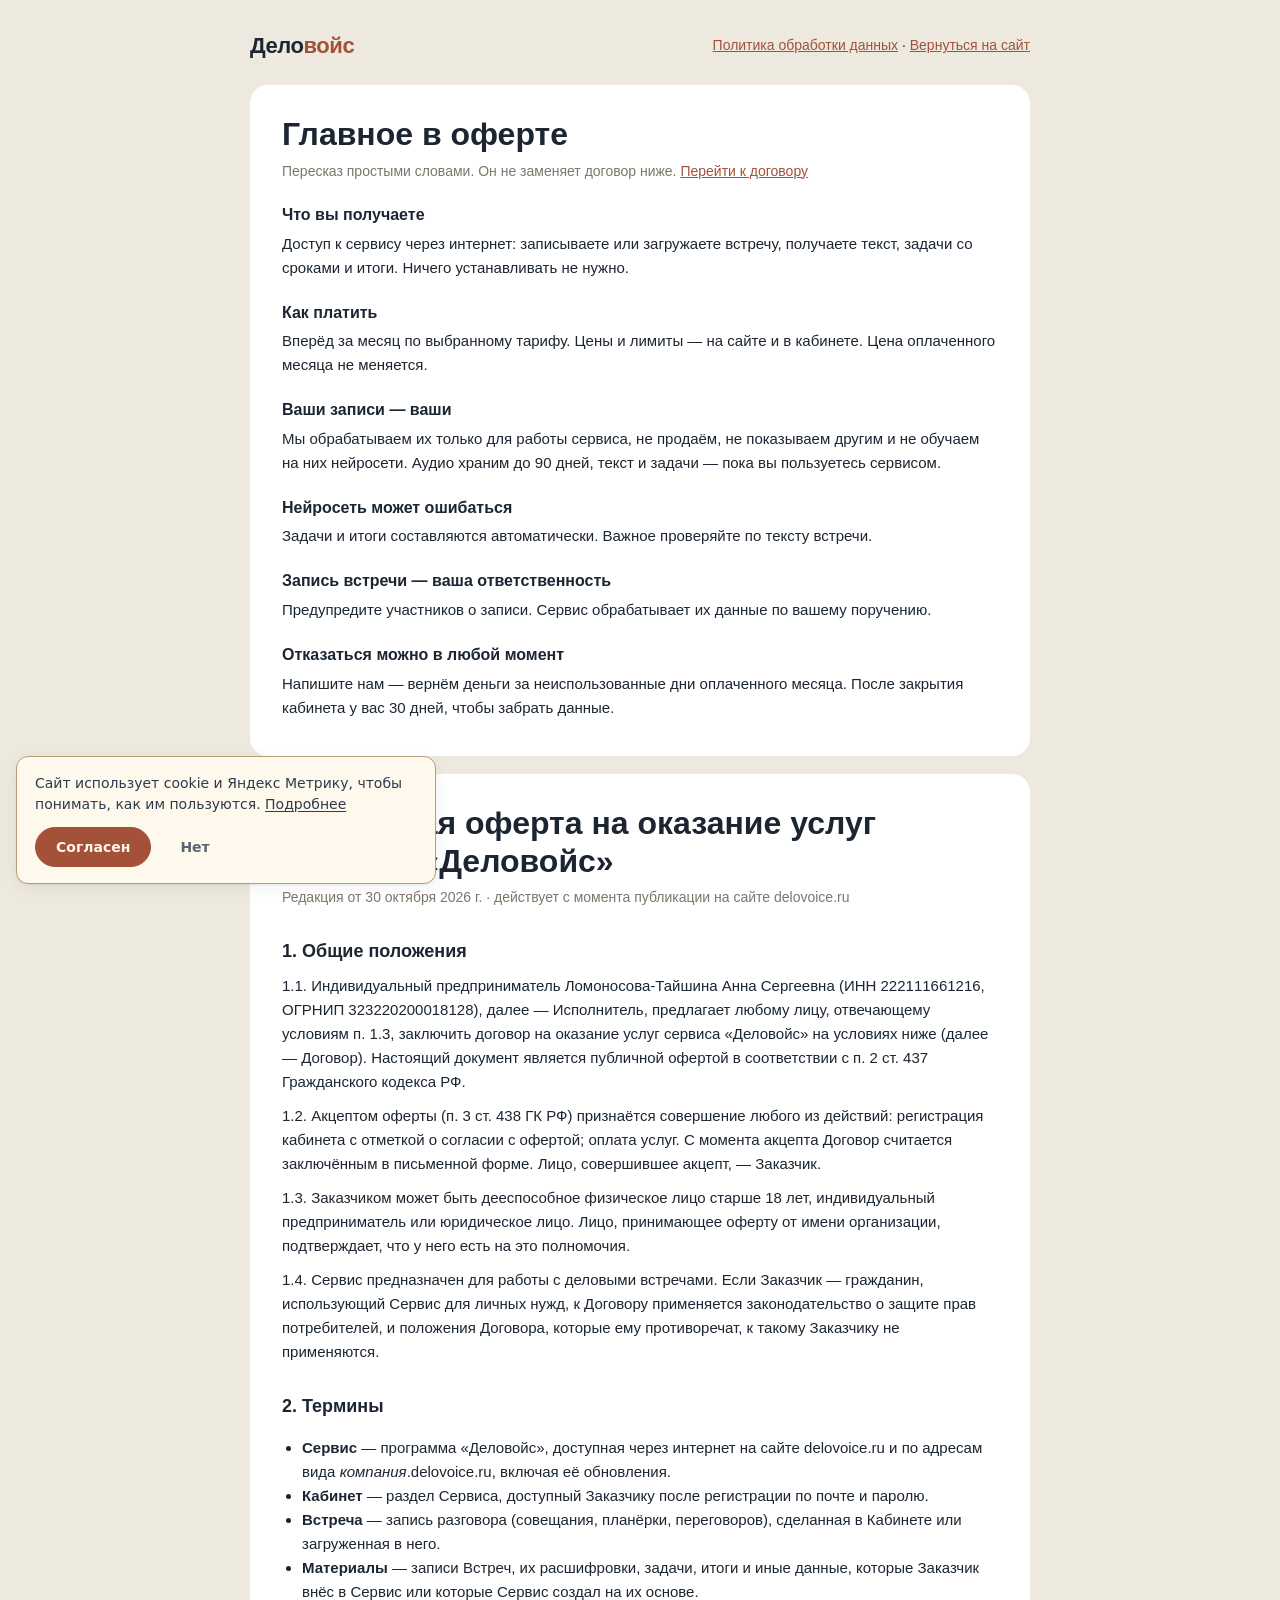
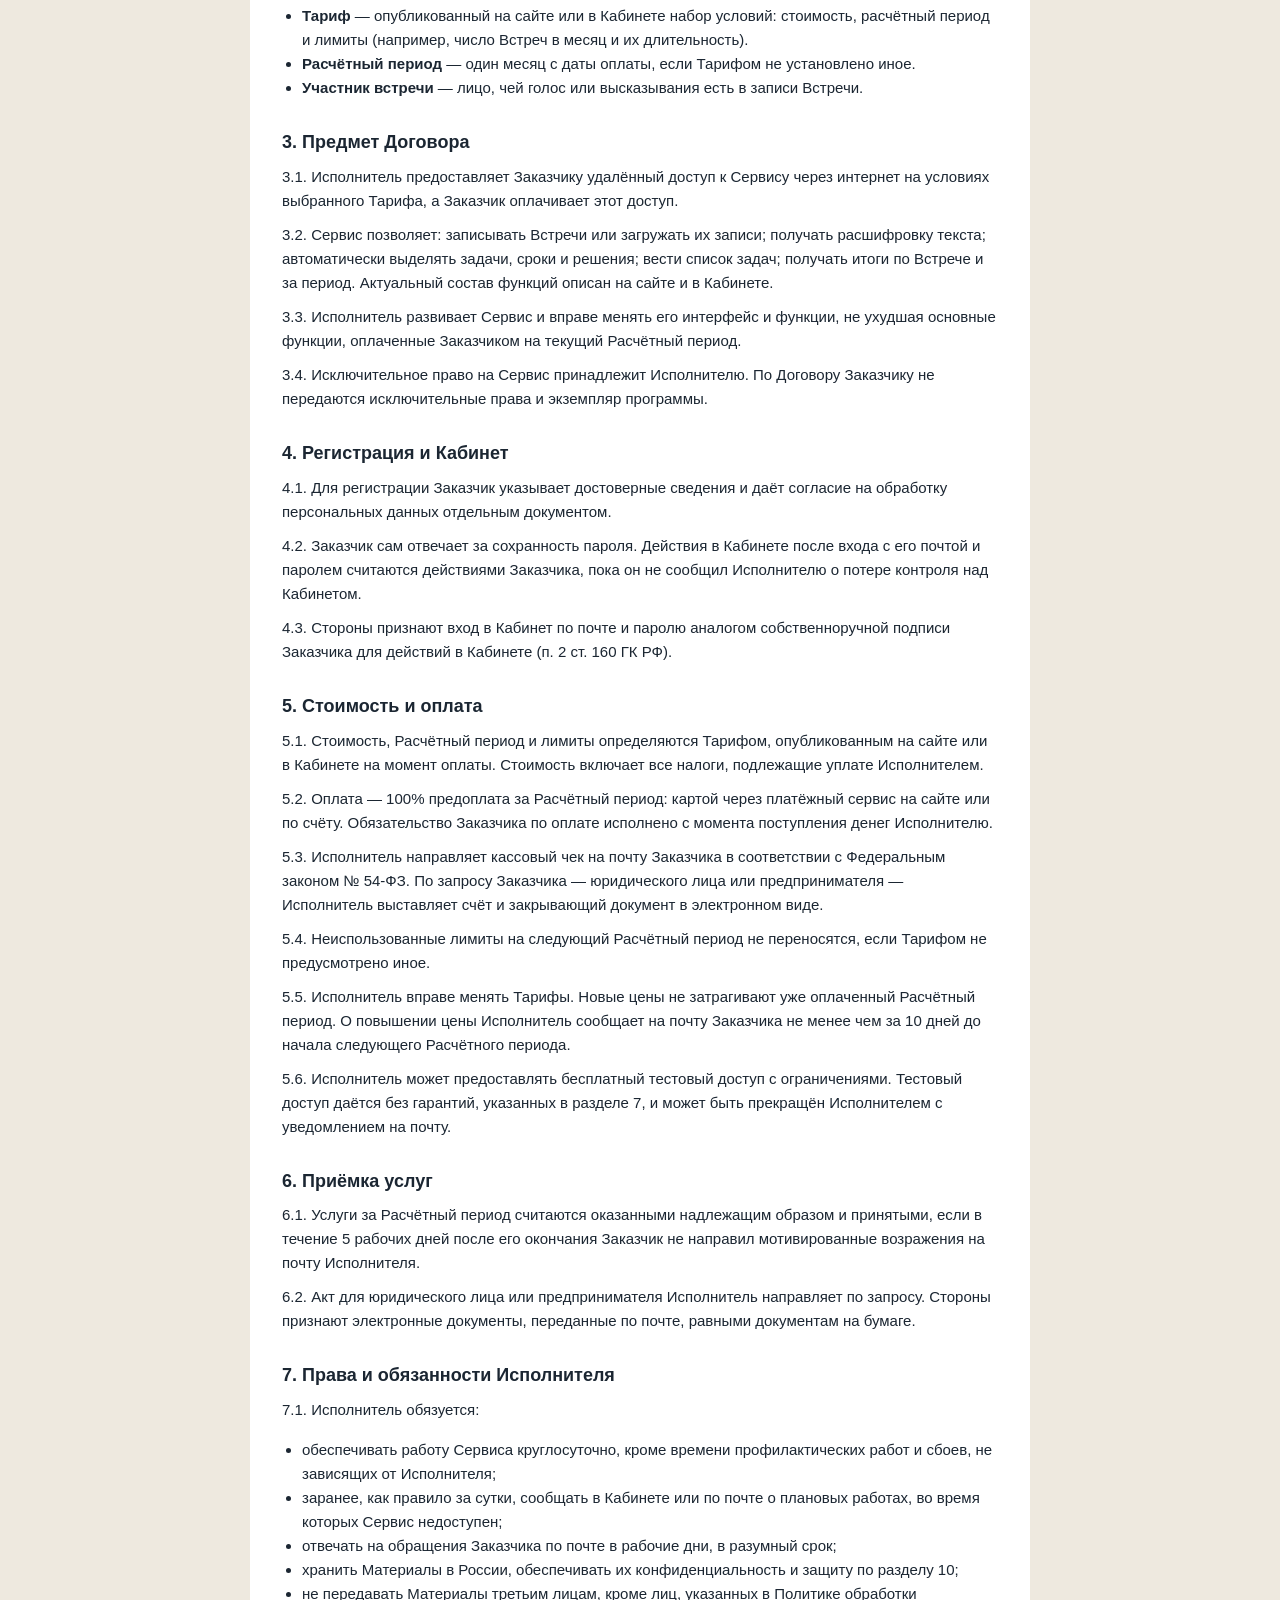
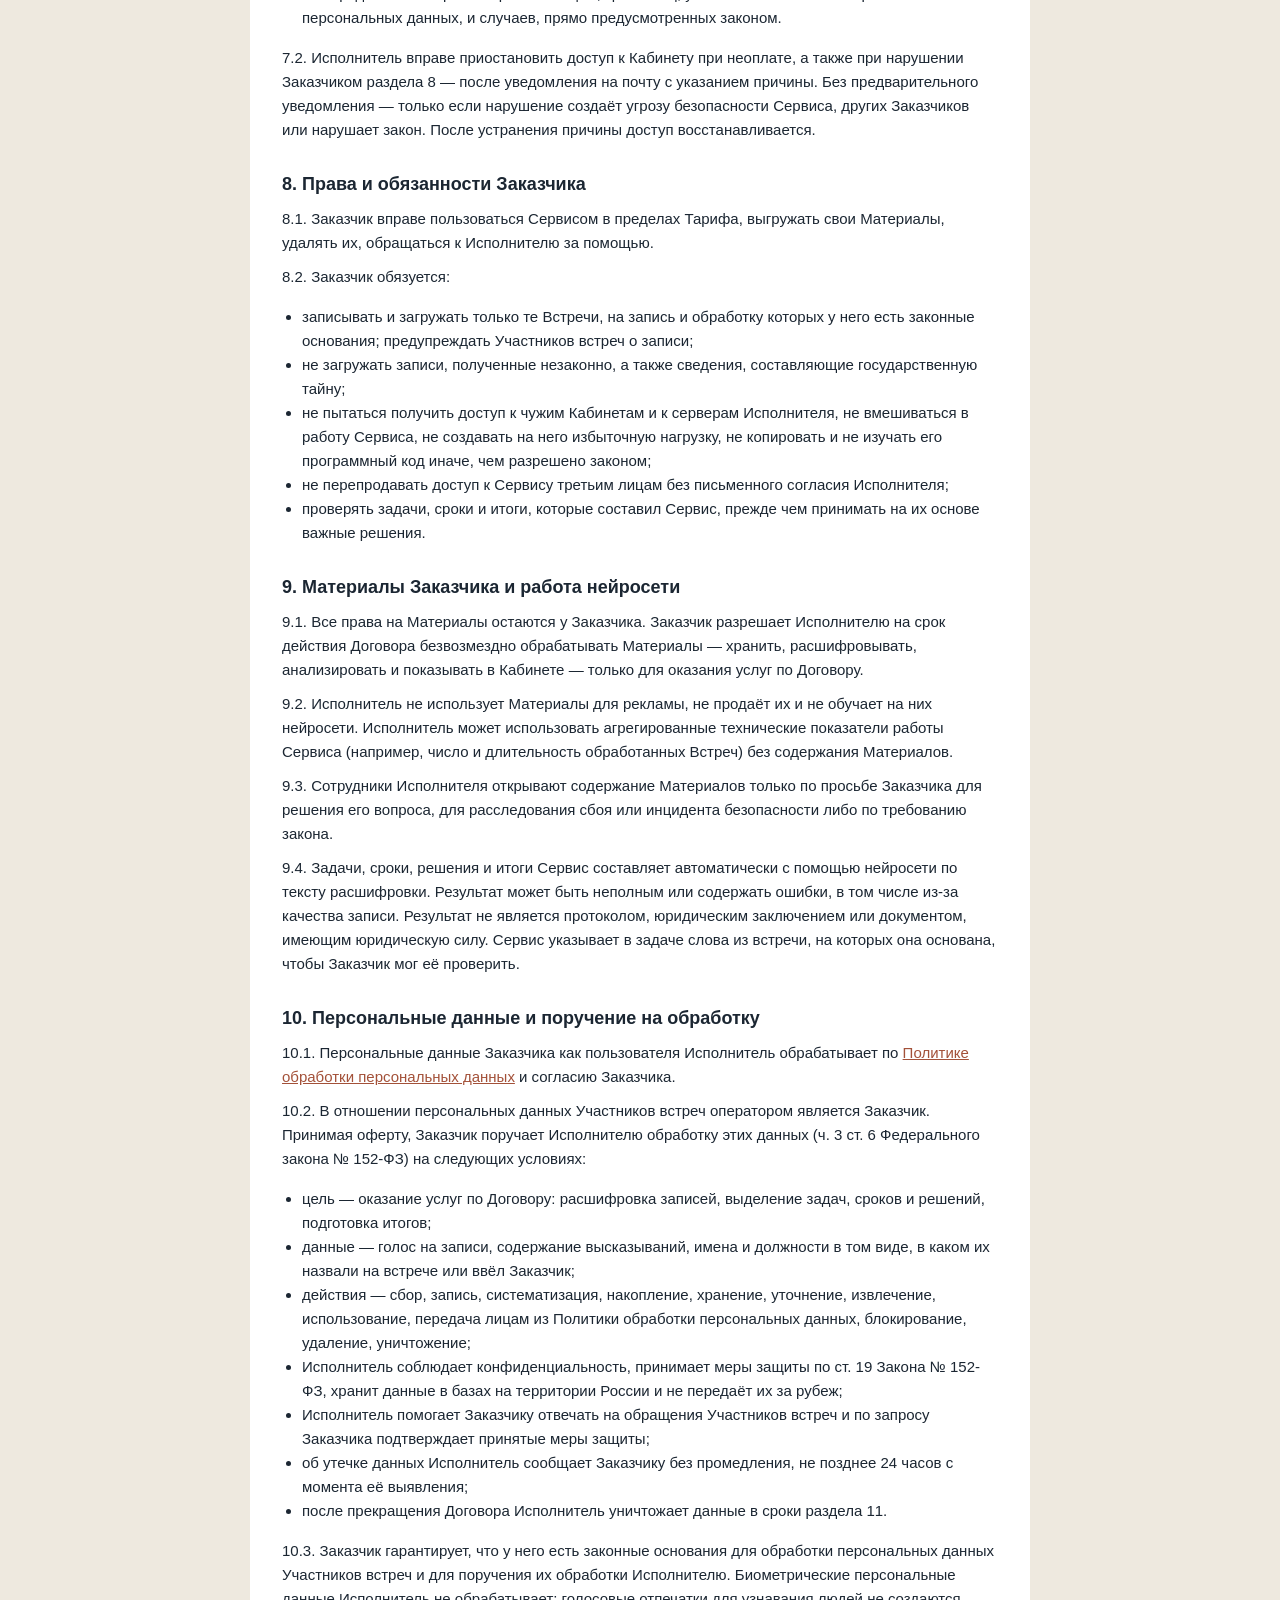
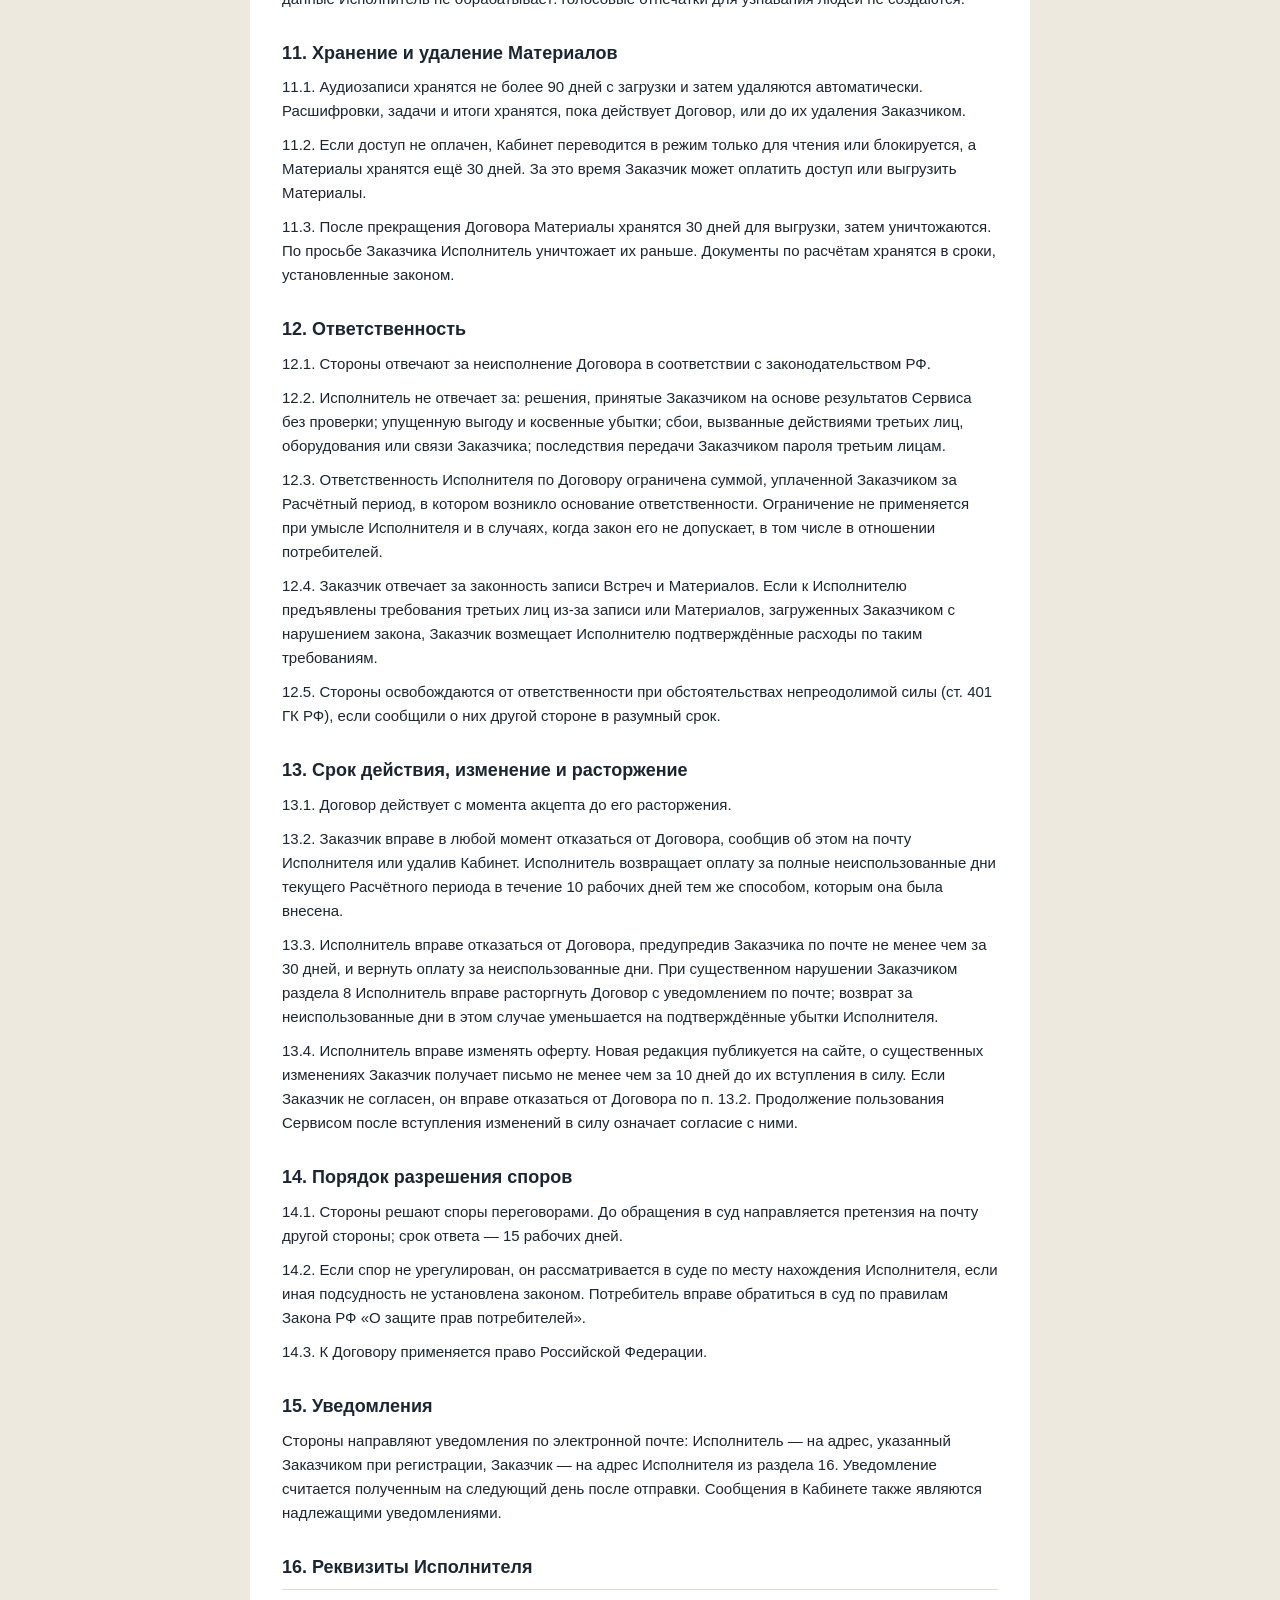
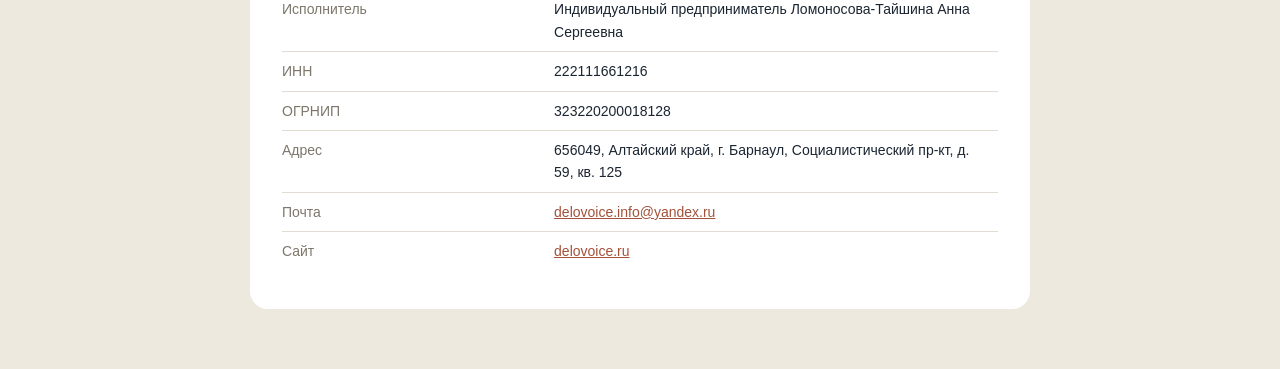
<file: oferta.html>
<!doctype html>
<html lang="ru">
<head>
<meta charset="utf-8">
<meta name="viewport" content="width=device-width,initial-scale=1">
<title>Публичная оферта · Деловойс</title>
<meta property="og:type" content="website">
<meta property="og:locale" content="ru_RU">
<meta property="og:site_name" content="Деловойс">
<meta property="og:title" content="Публичная оферта · Деловойс">
<meta property="og:description" content="Условия оказания услуг сервиса «Деловойс».">
<meta property="og:url" content="https://delovoice.ru/oferta.html">
<meta property="og:image" content="https://delovoice.ru/assets/share-1200x630.jpg">
<meta property="og:image:secure_url" content="https://delovoice.ru/assets/share-1200x630.jpg">
<meta property="og:image:type" content="image/jpeg">
<meta property="og:image:width" content="1200">
<meta property="og:image:height" content="630">
<meta property="og:image:alt" content="Поля с микрофонами вместо цветов и человек на тропинке между ними">
<meta property="og:image" content="https://delovoice.ru/assets/share-square-800.jpg">
<meta property="og:image:width" content="800">
<meta property="og:image:height" content="800">
<meta property="vk:image" content="https://delovoice.ru/assets/share-vk-1074x480.jpg">
<meta name="twitter:card" content="summary_large_image">
<meta name="twitter:title" content="Публичная оферта · Деловойс">
<meta name="twitter:description" content="Условия оказания услуг сервиса «Деловойс».">
<meta name="twitter:image" content="https://delovoice.ru/assets/share-1200x600.jpg">
<meta name="twitter:image:alt" content="Поля с микрофонами вместо цветов и человек на тропинке между ними">
<link rel="image_src" href="https://delovoice.ru/assets/share-1200x630.jpg">
<meta name="theme-color" content="#2c3b4d">
<link rel="icon" href="favicon.svg" type="image/svg+xml">
<style>
:root{--ink:#1B2632;--muted:#7D776B;--line:#E2DCD0;--bg:#EEE9DF;--card:#fff;--accent:#A35139}
*{box-sizing:border-box}
body{margin:0;background:var(--bg);color:var(--ink);font:16px/1.6 -apple-system,BlinkMacSystemFont,"Segoe UI",Roboto,Arial,sans-serif;-webkit-font-smoothing:antialiased}
a{color:var(--accent)}
.wrap{max-width:820px;margin:0 auto;padding:28px 20px 60px}
.top{display:flex;justify-content:space-between;align-items:center;gap:12px;margin-bottom:22px}
.brand{font-weight:800;font-size:22px;letter-spacing:-.02em;color:var(--ink);text-decoration:none}.brand i{font-style:normal;color:var(--accent)}
.card{background:var(--card);border-radius:18px;padding:30px 32px}
h1{font-size:clamp(24px,4vw,32px);line-height:1.2;margin:0 0 6px}
.meta{color:var(--muted);font-size:14px;margin-bottom:22px}
h2{font-size:18px;margin:28px 0 8px}
p,li{font-size:15px}
ul{padding-left:20px}
table{border-collapse:collapse;width:100%;font-size:14px;margin:8px 0}
td{border-top:1px solid var(--line);padding:8px 10px 8px 0;vertical-align:top}
td:first-child{color:var(--muted);width:38%}
@media(max-width:600px){.card{padding:20px 18px}td{display:block;width:100%;padding:4px 0}td:first-child{padding-top:10px}td+td{border-top:0}}
.card.simple{margin-bottom:18px}.card.simple h2{font-size:16px;margin:20px 0 4px}.card.simple p{margin:0 0 6px}html{scroll-behavior:smooth}
.card h3{font-size:15px;margin:18px 0 4px}.links{font-size:14px;text-align:right}.card p{margin:0 0 10px}
</style>
<!-- Яндекс Метрика загружается из cookies.js только после согласия посетителя -->
<script src="cookies.js?v=3" defer></script>
<script>
/* Цели Метрики: переход в личный кабинет и в демо — с местом кнопки на странице (data-place или раздел) */
document.addEventListener('click', function(e){
  var a = e.target.closest && e.target.closest('a[href]');
  if(!a || typeof ym !== 'function') return;
  var s = a.closest('header,footer,section,article');
  var place = a.getAttribute('data-place') || (s && (s.id || (s.className || '').split(' ')[0])) || 'page';
  if(a.hostname === 'app.delovoice.ru') ym(113913973, 'reachGoal', 'cabinet_click', {place: place, page: location.pathname});
  else if(/demo\.html$/.test(a.pathname)) ym(113913973, 'reachGoal', 'demo_click', {place: place});
}, true);
</script>
</head>
<body>
<div class="wrap">
  <div class="top"><a class="brand" href="/" aria-label="На главную страницу Деловойс">Дело<i>войс</i></a><span class="links"><a href="/privacy.html">Политика обработки данных</a> · <a href="/">Вернуться на сайт</a></span></div>
  <div class="card simple">
    <h1>Главное в оферте</h1>
    <p class="meta">Пересказ простыми словами. Он не заменяет договор ниже. <a href="#official">Перейти к договору</a></p>
    <h2>Что вы получаете</h2><p>Доступ к сервису через интернет: записываете или загружаете встречу, получаете текст, задачи со сроками и итоги. Ничего устанавливать не нужно.</p>
    <h2>Как платить</h2><p>Вперёд за месяц по выбранному тарифу. Цены и лимиты — на сайте и в кабинете. Цена оплаченного месяца не меняется.</p>
    <h2>Ваши записи — ваши</h2><p>Мы обрабатываем их только для работы сервиса, не продаём, не показываем другим и не обучаем на них нейросети. Аудио храним до 90 дней, текст и задачи — пока вы пользуетесь сервисом.</p>
    <h2>Нейросеть может ошибаться</h2><p>Задачи и итоги составляются автоматически. Важное проверяйте по тексту встречи.</p>
    <h2>Запись встречи — ваша ответственность</h2><p>Предупредите участников о записи. Сервис обрабатывает их данные по вашему поручению.</p>
    <h2>Отказаться можно в любой момент</h2><p>Напишите нам — вернём деньги за неиспользованные дни оплаченного месяца. После закрытия кабинета у вас 30 дней, чтобы забрать данные.</p>
  </div>

  <div class="card" id="official">
    <h1>Публичная оферта на оказание услуг сервиса «Деловойс»</h1>
    <div class="meta">Редакция от 30 октября 2026 г. · действует с момента публикации на сайте delovoice.ru</div>

    <h2>1. Общие положения</h2>
    <p>1.1. Индивидуальный предприниматель Ломоносова-Тайшина Анна Сергеевна (ИНН 222111661216, ОГРНИП 323220200018128), далее — Исполнитель, предлагает любому лицу, отвечающему условиям п. 1.3, заключить договор на оказание услуг сервиса «Деловойс» на условиях ниже (далее — Договор). Настоящий документ является публичной офертой в соответствии с п. 2 ст. 437 Гражданского кодекса РФ.</p>
    <p>1.2. Акцептом оферты (п. 3 ст. 438 ГК РФ) признаётся совершение любого из действий: регистрация кабинета с отметкой о согласии с офертой; оплата услуг. С момента акцепта Договор считается заключённым в письменной форме. Лицо, совершившее акцепт, — Заказчик.</p>
    <p>1.3. Заказчиком может быть дееспособное физическое лицо старше 18 лет, индивидуальный предприниматель или юридическое лицо. Лицо, принимающее оферту от имени организации, подтверждает, что у него есть на это полномочия.</p>
    <p>1.4. Сервис предназначен для работы с деловыми встречами. Если Заказчик — гражданин, использующий Сервис для личных нужд, к Договору применяется законодательство о защите прав потребителей, и положения Договора, которые ему противоречат, к такому Заказчику не применяются.</p>

    <h2>2. Термины</h2>
    <ul>
      <li><b>Сервис</b> — программа «Деловойс», доступная через интернет на сайте delovoice.ru и по адресам вида <i>компания</i>.delovoice.ru, включая её обновления.</li>
      <li><b>Кабинет</b> — раздел Сервиса, доступный Заказчику после регистрации по почте и паролю.</li>
      <li><b>Встреча</b> — запись разговора (совещания, планёрки, переговоров), сделанная в Кабинете или загруженная в него.</li>
      <li><b>Материалы</b> — записи Встреч, их расшифровки, задачи, итоги и иные данные, которые Заказчик внёс в Сервис или которые Сервис создал на их основе.</li>
      <li><b>Тариф</b> — опубликованный на сайте или в Кабинете набор условий: стоимость, расчётный период и лимиты (например, число Встреч в месяц и их длительность).</li>
      <li><b>Расчётный период</b> — один месяц с даты оплаты, если Тарифом не установлено иное.</li>
      <li><b>Участник встречи</b> — лицо, чей голос или высказывания есть в записи Встречи.</li>
    </ul>

    <h2>3. Предмет Договора</h2>
    <p>3.1. Исполнитель предоставляет Заказчику удалённый доступ к Сервису через интернет на условиях выбранного Тарифа, а Заказчик оплачивает этот доступ.</p>
    <p>3.2. Сервис позволяет: записывать Встречи или загружать их записи; получать расшифровку текста; автоматически выделять задачи, сроки и решения; вести список задач; получать итоги по Встрече и за период. Актуальный состав функций описан на сайте и в Кабинете.</p>
    <p>3.3. Исполнитель развивает Сервис и вправе менять его интерфейс и функции, не ухудшая основные функции, оплаченные Заказчиком на текущий Расчётный период.</p>
    <p>3.4. Исключительное право на Сервис принадлежит Исполнителю. По Договору Заказчику не передаются исключительные права и экземпляр программы.</p>

    <h2>4. Регистрация и Кабинет</h2>
    <p>4.1. Для регистрации Заказчик указывает достоверные сведения и даёт согласие на обработку персональных данных отдельным документом.</p>
    <p>4.2. Заказчик сам отвечает за сохранность пароля. Действия в Кабинете после входа с его почтой и паролем считаются действиями Заказчика, пока он не сообщил Исполнителю о потере контроля над Кабинетом.</p>
    <p>4.3. Стороны признают вход в Кабинет по почте и паролю аналогом собственноручной подписи Заказчика для действий в Кабинете (п. 2 ст. 160 ГК РФ).</p>

    <h2>5. Стоимость и оплата</h2>
    <p>5.1. Стоимость, Расчётный период и лимиты определяются Тарифом, опубликованным на сайте или в Кабинете на момент оплаты. Стоимость включает все налоги, подлежащие уплате Исполнителем.</p>
    <p>5.2. Оплата — 100% предоплата за Расчётный период: картой через платёжный сервис на сайте или по счёту. Обязательство Заказчика по оплате исполнено с момента поступления денег Исполнителю.</p>
    <p>5.3. Исполнитель направляет кассовый чек на почту Заказчика в соответствии с Федеральным законом № 54-ФЗ. По запросу Заказчика — юридического лица или предпринимателя — Исполнитель выставляет счёт и закрывающий документ в электронном виде.</p>
    <p>5.4. Неиспользованные лимиты на следующий Расчётный период не переносятся, если Тарифом не предусмотрено иное.</p>
    <p>5.5. Исполнитель вправе менять Тарифы. Новые цены не затрагивают уже оплаченный Расчётный период. О повышении цены Исполнитель сообщает на почту Заказчика не менее чем за 10 дней до начала следующего Расчётного периода.</p>
    <p>5.6. Исполнитель может предоставлять бесплатный тестовый доступ с ограничениями. Тестовый доступ даётся без гарантий, указанных в разделе 7, и может быть прекращён Исполнителем с уведомлением на почту.</p>

    <h2>6. Приёмка услуг</h2>
    <p>6.1. Услуги за Расчётный период считаются оказанными надлежащим образом и принятыми, если в течение 5 рабочих дней после его окончания Заказчик не направил мотивированные возражения на почту Исполнителя.</p>
    <p>6.2. Акт для юридического лица или предпринимателя Исполнитель направляет по запросу. Стороны признают электронные документы, переданные по почте, равными документам на бумаге.</p>

    <h2>7. Права и обязанности Исполнителя</h2>
    <p>7.1. Исполнитель обязуется:</p>
    <ul>
      <li>обеспечивать работу Сервиса круглосуточно, кроме времени профилактических работ и сбоев, не зависящих от Исполнителя;</li>
      <li>заранее, как правило за сутки, сообщать в Кабинете или по почте о плановых работах, во время которых Сервис недоступен;</li>
      <li>отвечать на обращения Заказчика по почте в рабочие дни, в разумный срок;</li>
      <li>хранить Материалы в России, обеспечивать их конфиденциальность и защиту по разделу 10;</li>
      <li>не передавать Материалы третьим лицам, кроме лиц, указанных в Политике обработки персональных данных, и случаев, прямо предусмотренных законом.</li>
    </ul>
    <p>7.2. Исполнитель вправе приостановить доступ к Кабинету при неоплате, а также при нарушении Заказчиком раздела 8 — после уведомления на почту с указанием причины. Без предварительного уведомления — только если нарушение создаёт угрозу безопасности Сервиса, других Заказчиков или нарушает закон. После устранения причины доступ восстанавливается.</p>

    <h2>8. Права и обязанности Заказчика</h2>
    <p>8.1. Заказчик вправе пользоваться Сервисом в пределах Тарифа, выгружать свои Материалы, удалять их, обращаться к Исполнителю за помощью.</p>
    <p>8.2. Заказчик обязуется:</p>
    <ul>
      <li>записывать и загружать только те Встречи, на запись и обработку которых у него есть законные основания; предупреждать Участников встреч о записи;</li>
      <li>не загружать записи, полученные незаконно, а также сведения, составляющие государственную тайну;</li>
      <li>не пытаться получить доступ к чужим Кабинетам и к серверам Исполнителя, не вмешиваться в работу Сервиса, не создавать на него избыточную нагрузку, не копировать и не изучать его программный код иначе, чем разрешено законом;</li>
      <li>не перепродавать доступ к Сервису третьим лицам без письменного согласия Исполнителя;</li>
      <li>проверять задачи, сроки и итоги, которые составил Сервис, прежде чем принимать на их основе важные решения.</li>
    </ul>

    <h2>9. Материалы Заказчика и работа нейросети</h2>
    <p>9.1. Все права на Материалы остаются у Заказчика. Заказчик разрешает Исполнителю на срок действия Договора безвозмездно обрабатывать Материалы — хранить, расшифровывать, анализировать и показывать в Кабинете — только для оказания услуг по Договору.</p>
    <p>9.2. Исполнитель не использует Материалы для рекламы, не продаёт их и не обучает на них нейросети. Исполнитель может использовать агрегированные технические показатели работы Сервиса (например, число и длительность обработанных Встреч) без содержания Материалов.</p>
    <p>9.3. Сотрудники Исполнителя открывают содержание Материалов только по просьбе Заказчика для решения его вопроса, для расследования сбоя или инцидента безопасности либо по требованию закона.</p>
    <p>9.4. Задачи, сроки, решения и итоги Сервис составляет автоматически с помощью нейросети по тексту расшифровки. Результат может быть неполным или содержать ошибки, в том числе из-за качества записи. Результат не является протоколом, юридическим заключением или документом, имеющим юридическую силу. Сервис указывает в задаче слова из встречи, на которых она основана, чтобы Заказчик мог её проверить.</p>

    <h2>10. Персональные данные и поручение на обработку</h2>
    <p>10.1. Персональные данные Заказчика как пользователя Исполнитель обрабатывает по <a href="/privacy.html">Политике обработки персональных данных</a> и согласию Заказчика.</p>
    <p>10.2. В отношении персональных данных Участников встреч оператором является Заказчик. Принимая оферту, Заказчик поручает Исполнителю обработку этих данных (ч. 3 ст. 6 Федерального закона № 152-ФЗ) на следующих условиях:</p>
    <ul>
      <li>цель — оказание услуг по Договору: расшифровка записей, выделение задач, сроков и решений, подготовка итогов;</li>
      <li>данные — голос на записи, содержание высказываний, имена и должности в том виде, в каком их назвали на встрече или ввёл Заказчик;</li>
      <li>действия — сбор, запись, систематизация, накопление, хранение, уточнение, извлечение, использование, передача лицам из Политики обработки персональных данных, блокирование, удаление, уничтожение;</li>
      <li>Исполнитель соблюдает конфиденциальность, принимает меры защиты по ст. 19 Закона № 152-ФЗ, хранит данные в базах на территории России и не передаёт их за рубеж;</li>
      <li>Исполнитель помогает Заказчику отвечать на обращения Участников встреч и по запросу Заказчика подтверждает принятые меры защиты;</li>
      <li>об утечке данных Исполнитель сообщает Заказчику без промедления, не позднее 24 часов с момента её выявления;</li>
      <li>после прекращения Договора Исполнитель уничтожает данные в сроки раздела 11.</li>
    </ul>
    <p>10.3. Заказчик гарантирует, что у него есть законные основания для обработки персональных данных Участников встреч и для поручения их обработки Исполнителю. Биометрические персональные данные Исполнитель не обрабатывает: голосовые отпечатки для узнавания людей не создаются.</p>

    <h2>11. Хранение и удаление Материалов</h2>
    <p>11.1. Аудиозаписи хранятся не более 90 дней с загрузки и затем удаляются автоматически. Расшифровки, задачи и итоги хранятся, пока действует Договор, или до их удаления Заказчиком.</p>
    <p>11.2. Если доступ не оплачен, Кабинет переводится в режим только для чтения или блокируется, а Материалы хранятся ещё 30 дней. За это время Заказчик может оплатить доступ или выгрузить Материалы.</p>
    <p>11.3. После прекращения Договора Материалы хранятся 30 дней для выгрузки, затем уничтожаются. По просьбе Заказчика Исполнитель уничтожает их раньше. Документы по расчётам хранятся в сроки, установленные законом.</p>

    <h2>12. Ответственность</h2>
    <p>12.1. Стороны отвечают за неисполнение Договора в соответствии с законодательством РФ.</p>
    <p>12.2. Исполнитель не отвечает за: решения, принятые Заказчиком на основе результатов Сервиса без проверки; упущенную выгоду и косвенные убытки; сбои, вызванные действиями третьих лиц, оборудования или связи Заказчика; последствия передачи Заказчиком пароля третьим лицам.</p>
    <p>12.3. Ответственность Исполнителя по Договору ограничена суммой, уплаченной Заказчиком за Расчётный период, в котором возникло основание ответственности. Ограничение не применяется при умысле Исполнителя и в случаях, когда закон его не допускает, в том числе в отношении потребителей.</p>
    <p>12.4. Заказчик отвечает за законность записи Встреч и Материалов. Если к Исполнителю предъявлены требования третьих лиц из-за записи или Материалов, загруженных Заказчиком с нарушением закона, Заказчик возмещает Исполнителю подтверждённые расходы по таким требованиям.</p>
    <p>12.5. Стороны освобождаются от ответственности при обстоятельствах непреодолимой силы (ст. 401 ГК РФ), если сообщили о них другой стороне в разумный срок.</p>

    <h2>13. Срок действия, изменение и расторжение</h2>
    <p>13.1. Договор действует с момента акцепта до его расторжения.</p>
    <p>13.2. Заказчик вправе в любой момент отказаться от Договора, сообщив об этом на почту Исполнителя или удалив Кабинет. Исполнитель возвращает оплату за полные неиспользованные дни текущего Расчётного периода в течение 10 рабочих дней тем же способом, которым она была внесена.</p>
    <p>13.3. Исполнитель вправе отказаться от Договора, предупредив Заказчика по почте не менее чем за 30 дней, и вернуть оплату за неиспользованные дни. При существенном нарушении Заказчиком раздела 8 Исполнитель вправе расторгнуть Договор с уведомлением по почте; возврат за неиспользованные дни в этом случае уменьшается на подтверждённые убытки Исполнителя.</p>
    <p>13.4. Исполнитель вправе изменять оферту. Новая редакция публикуется на сайте, о существенных изменениях Заказчик получает письмо не менее чем за 10 дней до их вступления в силу. Если Заказчик не согласен, он вправе отказаться от Договора по п. 13.2. Продолжение пользования Сервисом после вступления изменений в силу означает согласие с ними.</p>

    <h2>14. Порядок разрешения споров</h2>
    <p>14.1. Стороны решают споры переговорами. До обращения в суд направляется претензия на почту другой стороны; срок ответа — 15 рабочих дней.</p>
    <p>14.2. Если спор не урегулирован, он рассматривается в суде по месту нахождения Исполнителя, если иная подсудность не установлена законом. Потребитель вправе обратиться в суд по правилам Закона РФ «О защите прав потребителей».</p>
    <p>14.3. К Договору применяется право Российской Федерации.</p>

    <h2>15. Уведомления</h2>
    <p>Стороны направляют уведомления по электронной почте: Исполнитель — на адрес, указанный Заказчиком при регистрации, Заказчик — на адрес Исполнителя из раздела 16. Уведомление считается полученным на следующий день после отправки. Сообщения в Кабинете также являются надлежащими уведомлениями.</p>

    <h2>16. Реквизиты Исполнителя</h2>
    <table>
      <tr><td>Исполнитель</td><td>Индивидуальный предприниматель Ломоносова-Тайшина Анна Сергеевна</td></tr>
      <tr><td>ИНН</td><td>222111661216</td></tr>
      <tr><td>ОГРНИП</td><td>323220200018128</td></tr>
      <tr><td>Адрес</td><td>656049, Алтайский край, г. Барнаул, Социалистический пр-кт, д. 59, кв. 125</td></tr>
      <tr><td>Почта</td><td><a href="mailto:delovoice.info@yandex.ru">delovoice.info@yandex.ru</a></td></tr>
      <tr><td>Сайт</td><td><a href="https://delovoice.ru">delovoice.ru</a></td></tr>
    </table>
  </div>
</div>
</body>
</html>
</file>
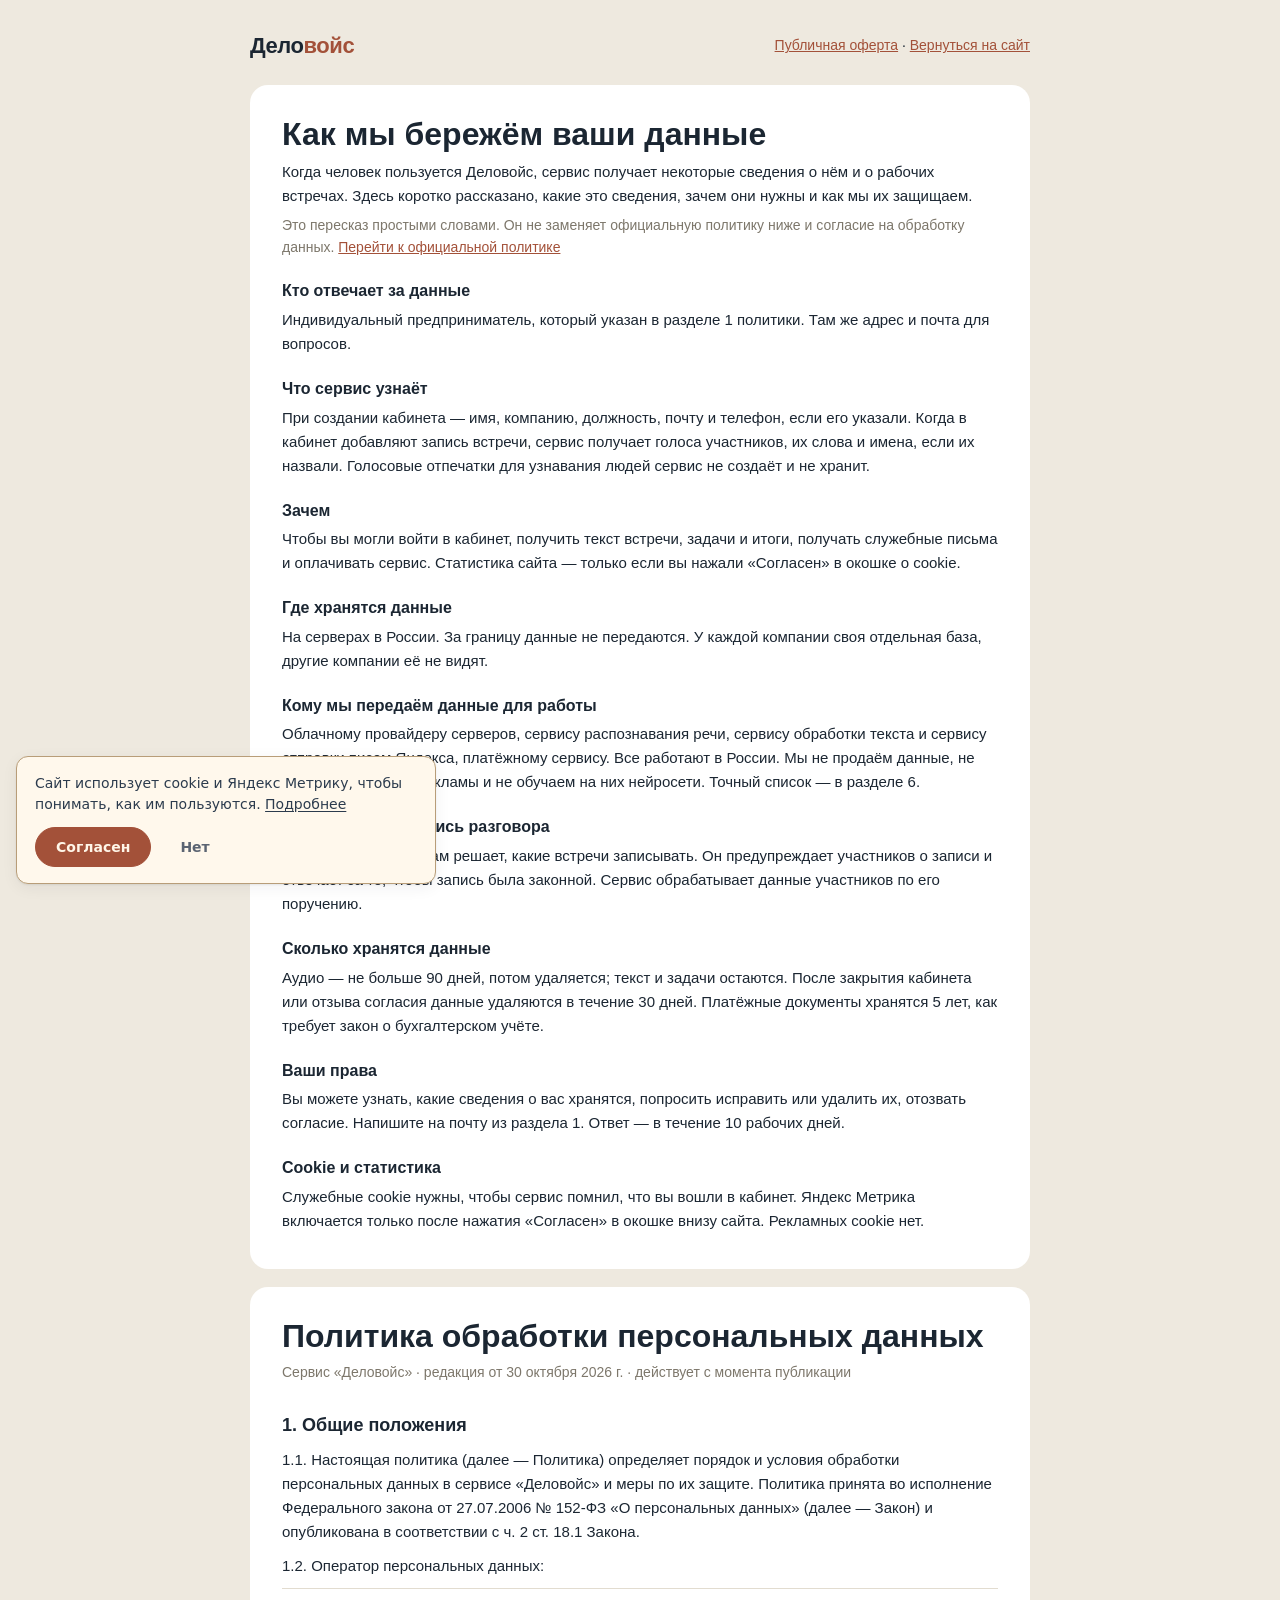
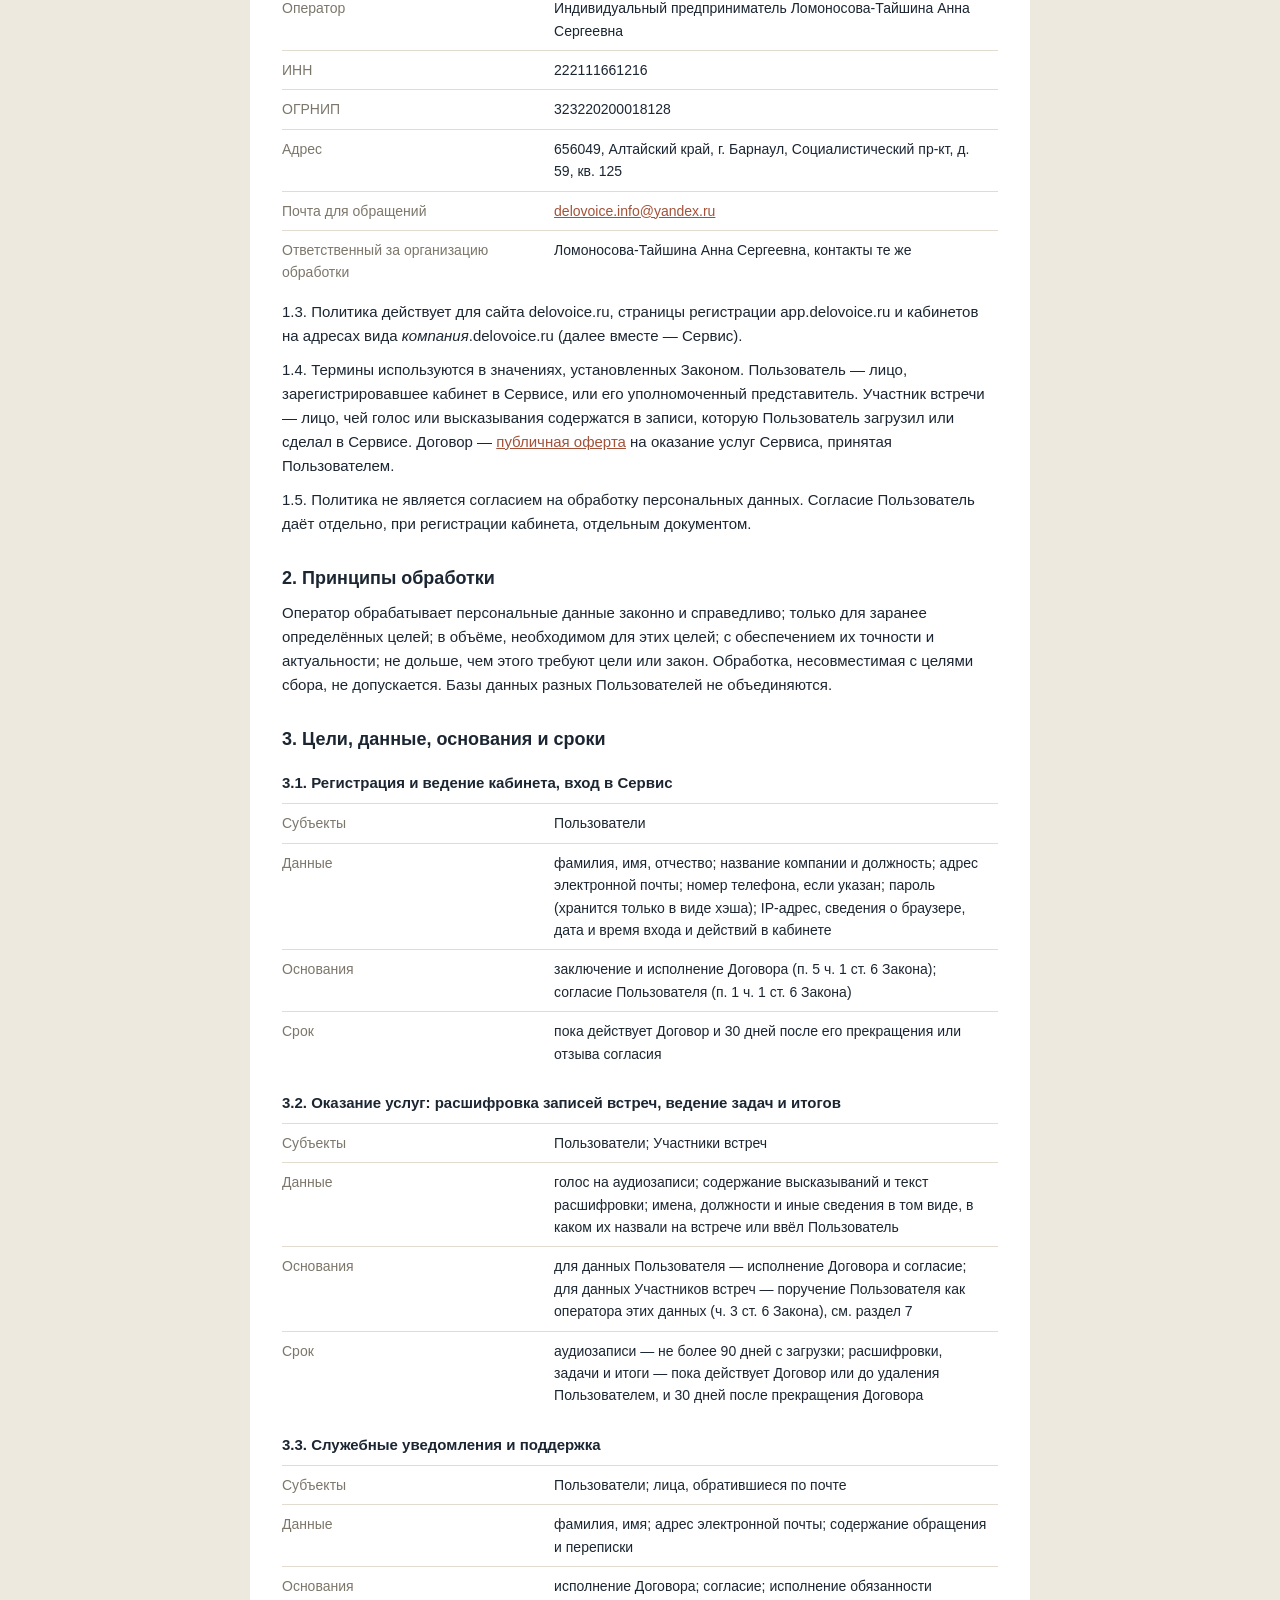
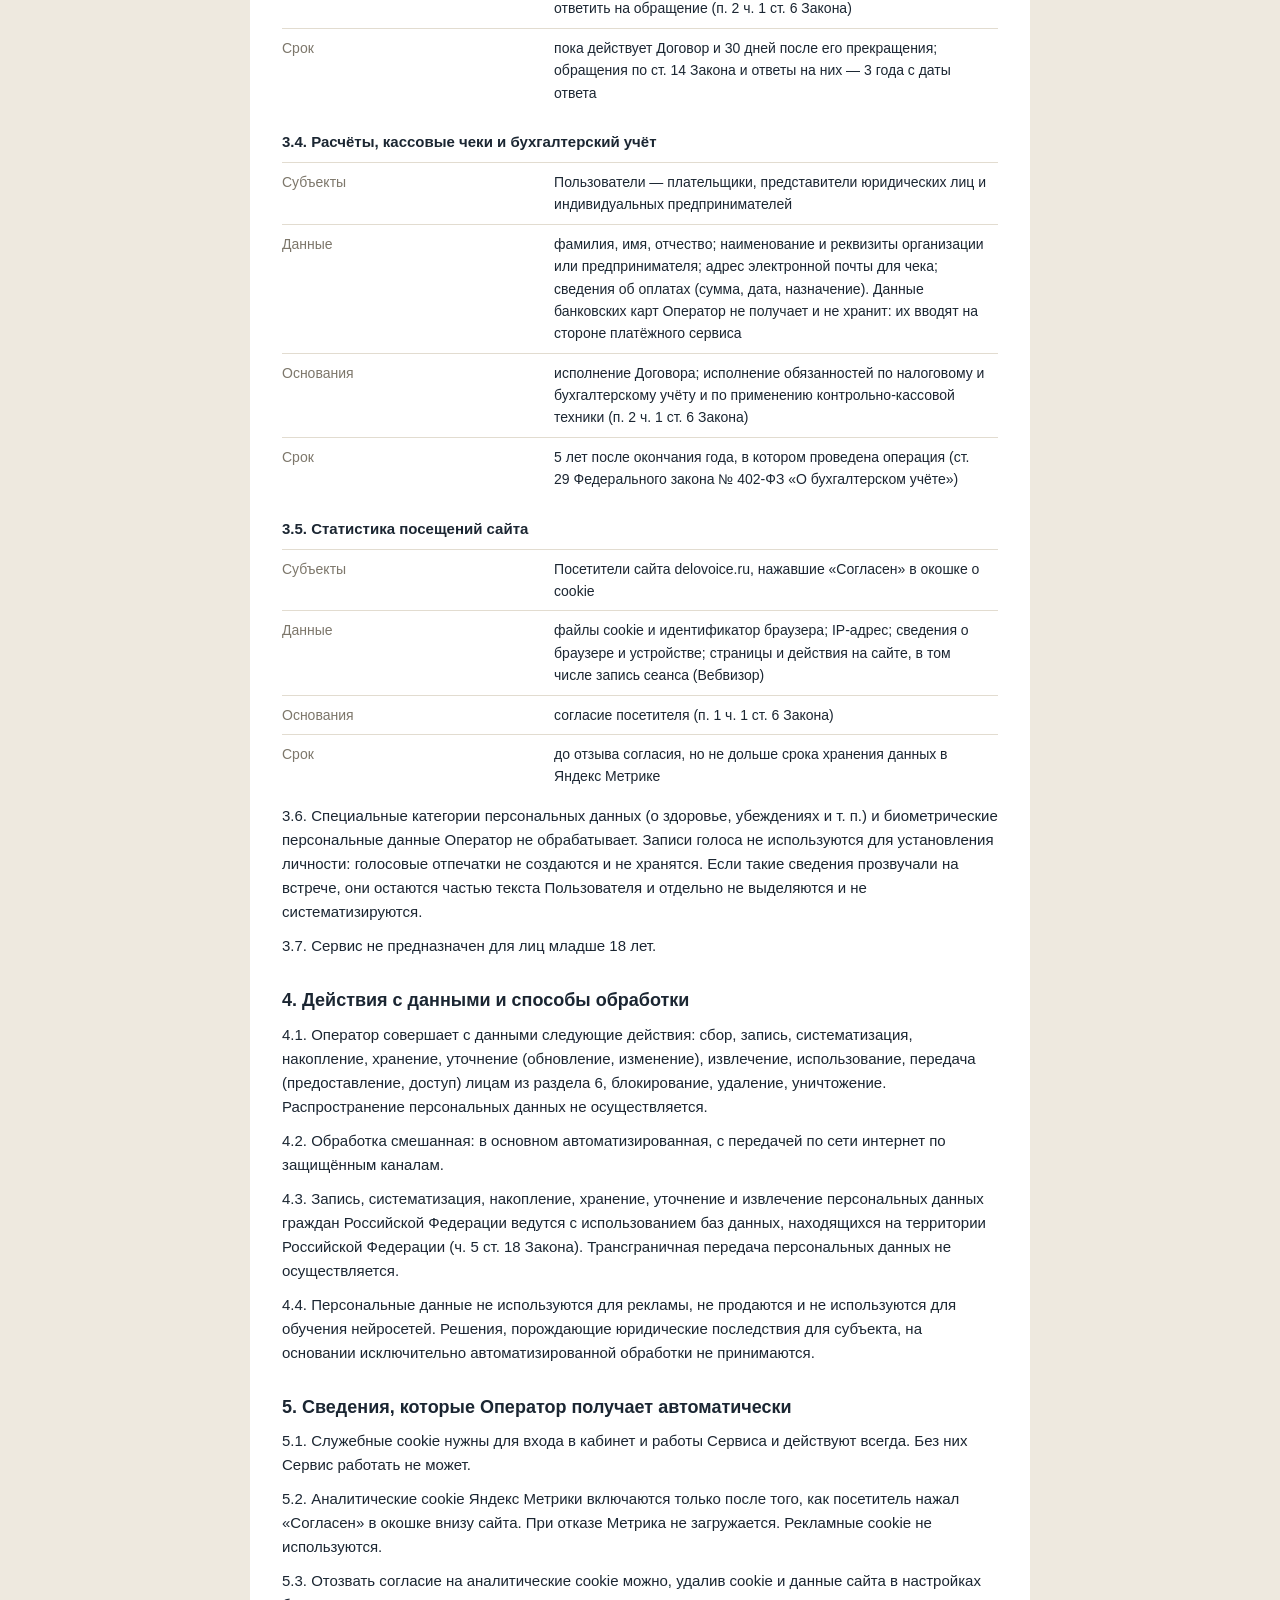
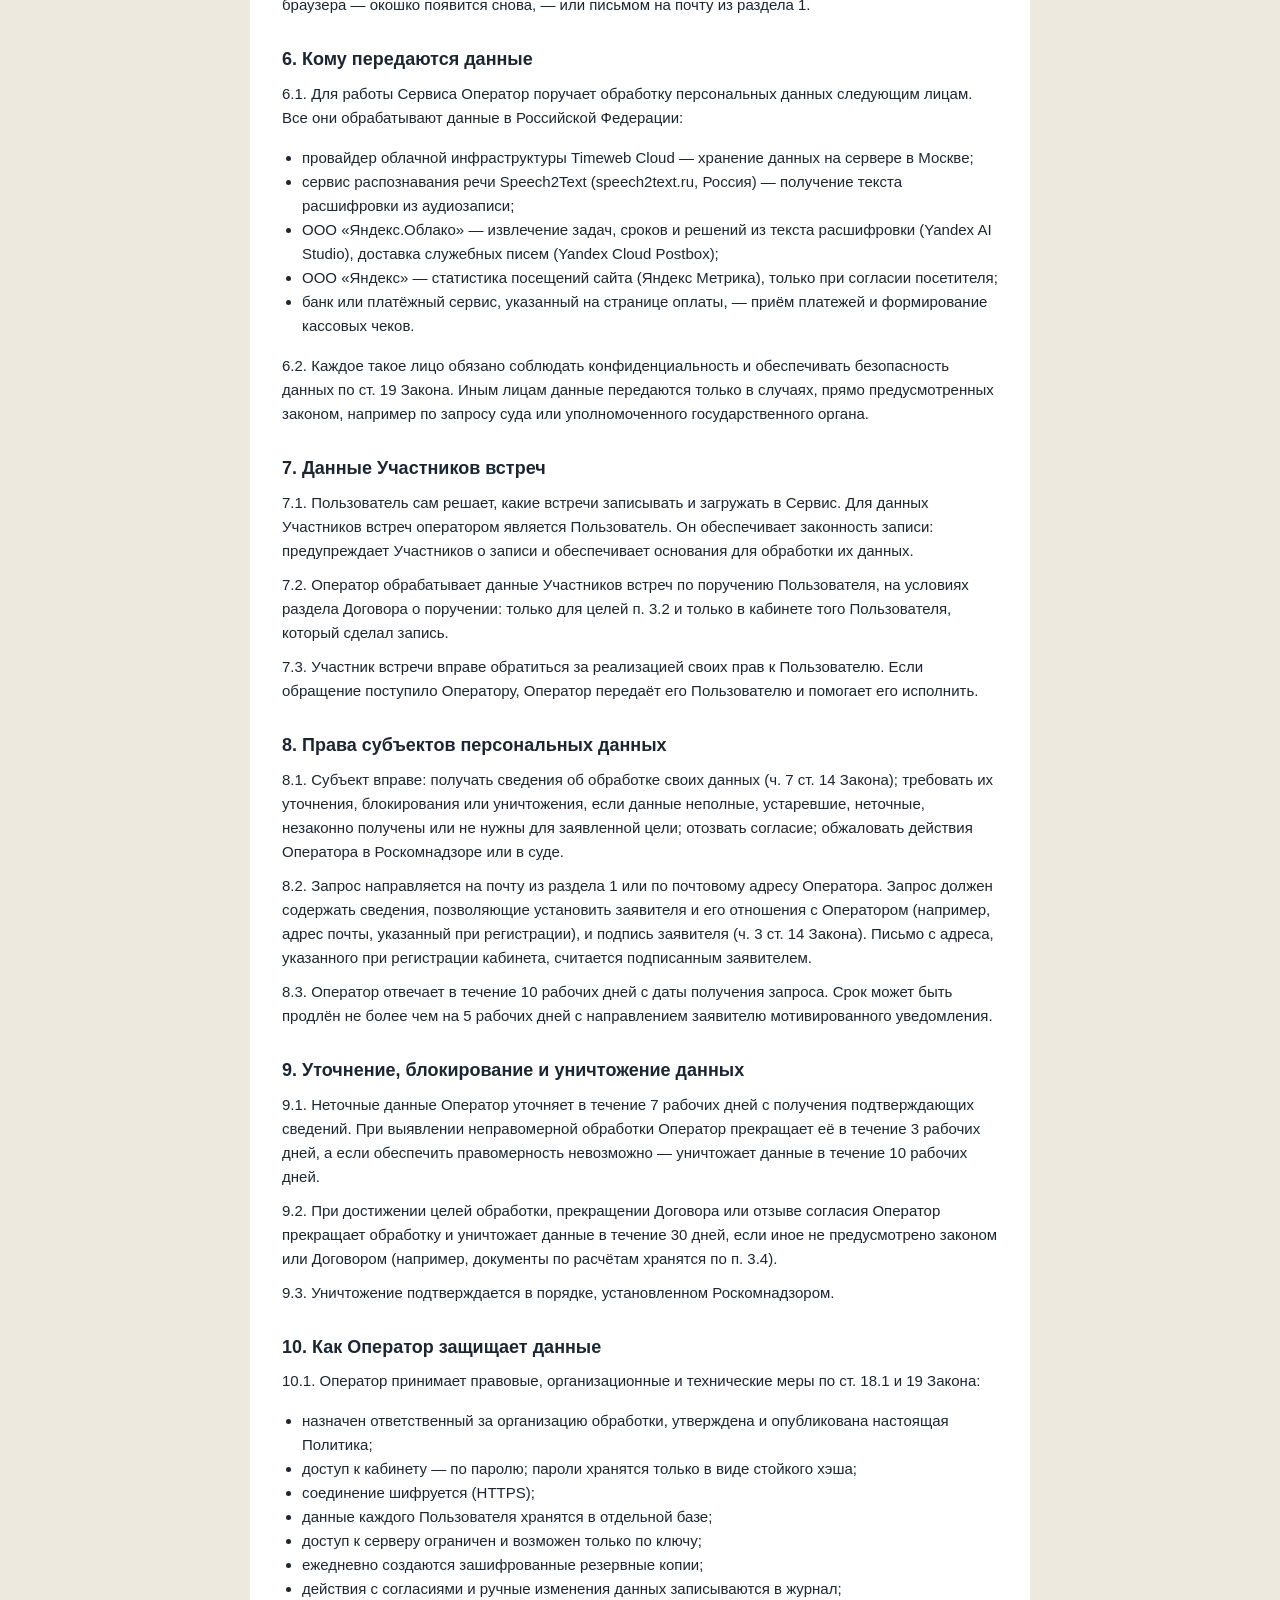
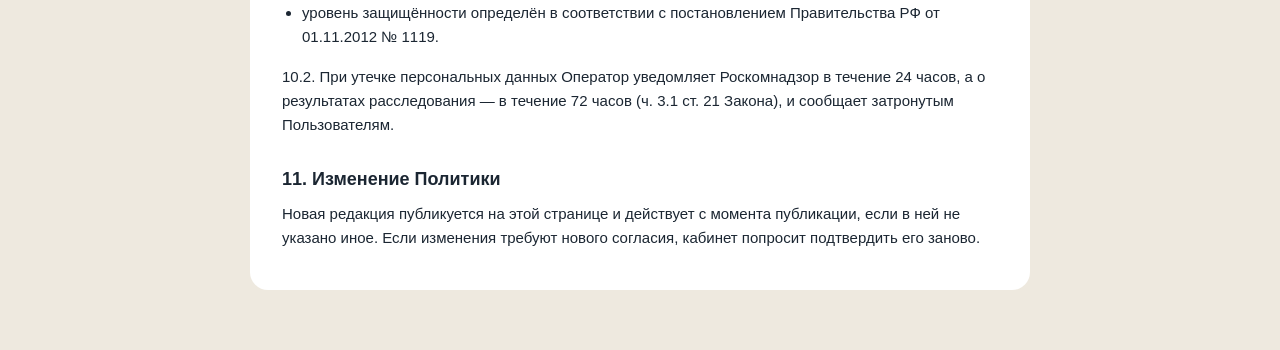
<file: privacy.html>
<!doctype html>
<html lang="ru">
<head>
<meta charset="utf-8">
<meta name="viewport" content="width=device-width,initial-scale=1">
<title>Политика обработки персональных данных · Деловойс</title>
<meta property="og:type" content="website">
<meta property="og:locale" content="ru_RU">
<meta property="og:site_name" content="Деловойс">
<meta property="og:title" content="Политика обработки персональных данных · Деловойс">
<meta property="og:description" content="Как Деловойс обрабатывает и хранит персональные данные.">
<meta property="og:url" content="https://delovoice.ru/privacy.html">
<meta property="og:image" content="https://delovoice.ru/assets/share-1200x630.jpg">
<meta property="og:image:secure_url" content="https://delovoice.ru/assets/share-1200x630.jpg">
<meta property="og:image:type" content="image/jpeg">
<meta property="og:image:width" content="1200">
<meta property="og:image:height" content="630">
<meta property="og:image:alt" content="Поля с микрофонами вместо цветов и человек на тропинке между ними">
<meta property="og:image" content="https://delovoice.ru/assets/share-square-800.jpg">
<meta property="og:image:width" content="800">
<meta property="og:image:height" content="800">
<meta property="vk:image" content="https://delovoice.ru/assets/share-vk-1074x480.jpg">
<meta name="twitter:card" content="summary_large_image">
<meta name="twitter:title" content="Политика обработки персональных данных · Деловойс">
<meta name="twitter:description" content="Как Деловойс обрабатывает и хранит персональные данные.">
<meta name="twitter:image" content="https://delovoice.ru/assets/share-1200x600.jpg">
<meta name="twitter:image:alt" content="Поля с микрофонами вместо цветов и человек на тропинке между ними">
<link rel="image_src" href="https://delovoice.ru/assets/share-1200x630.jpg">
<meta name="theme-color" content="#2c3b4d">
<link rel="icon" href="favicon.svg" type="image/svg+xml">
<style>
:root{--ink:#1B2632;--muted:#7D776B;--line:#E2DCD0;--bg:#EEE9DF;--card:#fff;--accent:#A35139}
*{box-sizing:border-box}
body{margin:0;background:var(--bg);color:var(--ink);font:16px/1.6 -apple-system,BlinkMacSystemFont,"Segoe UI",Roboto,Arial,sans-serif;-webkit-font-smoothing:antialiased}
a{color:var(--accent)}
.wrap{max-width:820px;margin:0 auto;padding:28px 20px 60px}
.top{display:flex;justify-content:space-between;align-items:center;gap:12px;margin-bottom:22px}
.brand{font-weight:800;font-size:22px;letter-spacing:-.02em;color:var(--ink);text-decoration:none}.brand i{font-style:normal;color:var(--accent)}
.card{background:var(--card);border-radius:18px;padding:30px 32px}
h1{font-size:clamp(24px,4vw,32px);line-height:1.2;margin:0 0 6px}
.meta{color:var(--muted);font-size:14px;margin-bottom:22px}
h2{font-size:18px;margin:28px 0 8px}
p,li{font-size:15px}
ul{padding-left:20px}
table{border-collapse:collapse;width:100%;font-size:14px;margin:8px 0}
td{border-top:1px solid var(--line);padding:8px 10px 8px 0;vertical-align:top}
td:first-child{color:var(--muted);width:38%}
@media(max-width:600px){.card{padding:20px 18px}td{display:block;width:100%;padding:4px 0}td:first-child{padding-top:10px}td+td{border-top:0}}
.card.simple{margin-bottom:18px}.card.simple h2{font-size:16px;margin:20px 0 4px}.card.simple p{margin:0 0 6px}html{scroll-behavior:smooth}
.card h3{font-size:15px;margin:18px 0 4px}.links{font-size:14px;text-align:right}.card p{margin:0 0 10px}
</style>
<!-- Яндекс Метрика загружается из cookies.js только после согласия посетителя -->
<script src="cookies.js?v=3" defer></script>
<script>
/* Цели Метрики: переход в личный кабинет и в демо — с местом кнопки на странице (data-place или раздел) */
document.addEventListener('click', function(e){
  var a = e.target.closest && e.target.closest('a[href]');
  if(!a || typeof ym !== 'function') return;
  var s = a.closest('header,footer,section,article');
  var place = a.getAttribute('data-place') || (s && (s.id || (s.className || '').split(' ')[0])) || 'page';
  if(a.hostname === 'app.delovoice.ru') ym(113913973, 'reachGoal', 'cabinet_click', {place: place, page: location.pathname});
  else if(/demo\.html$/.test(a.pathname)) ym(113913973, 'reachGoal', 'demo_click', {place: place});
}, true);
</script>
</head>
<body>
<div class="wrap">
  <div class="top"><a class="brand" href="/" aria-label="На главную страницу Деловойс">Дело<i>войс</i></a><span class="links"><a href="/oferta.html">Публичная оферта</a> · <a href="/">Вернуться на сайт</a></span></div>
  <div class="card simple">
    <h1>Как мы бережём ваши данные</h1>
    <p>Когда человек пользуется Деловойс, сервис получает некоторые сведения о нём и о рабочих встречах. Здесь коротко рассказано, какие это сведения, зачем они нужны и как мы их защищаем.</p>
    <p class="meta">Это пересказ простыми словами. Он не заменяет официальную политику ниже и согласие на обработку данных. <a href="#official">Перейти к официальной политике</a></p>
    <h2>Кто отвечает за данные</h2><p>Индивидуальный предприниматель, который указан в разделе 1 политики. Там же адрес и почта для вопросов.</p>
    <h2>Что сервис узнаёт</h2><p>При создании кабинета — имя, компанию, должность, почту и телефон, если его указали. Когда в кабинет добавляют запись встречи, сервис получает голоса участников, их слова и имена, если их назвали. Голосовые отпечатки для узнавания людей сервис не создаёт и не хранит.</p>
    <h2>Зачем</h2><p>Чтобы вы могли войти в кабинет, получить текст встречи, задачи и итоги, получать служебные письма и оплачивать сервис. Статистика сайта — только если вы нажали «Согласен» в окошке о cookie.</p>
    <h2>Где хранятся данные</h2><p>На серверах в России. За границу данные не передаются. У каждой компании своя отдельная база, другие компании её не видят.</p>
    <h2>Кому мы передаём данные для работы</h2><p>Облачному провайдеру серверов, сервису распознавания речи, сервису обработки текста и сервису отправки писем Яндекса, платёжному сервису. Все работают в России. Мы не продаём данные, не используем их для рекламы и не обучаем на них нейросети. Точный список — в разделе 6.</p>
    <h2>Кто отвечает за запись разговора</h2><p>Владелец кабинета сам решает, какие встречи записывать. Он предупреждает участников о записи и отвечает за то, чтобы запись была законной. Сервис обрабатывает данные участников по его поручению.</p>
    <h2>Сколько хранятся данные</h2><p>Аудио — не больше 90 дней, потом удаляется; текст и задачи остаются. После закрытия кабинета или отзыва согласия данные удаляются в течение 30 дней. Платёжные документы хранятся 5 лет, как требует закон о бухгалтерском учёте.</p>
    <h2>Ваши права</h2><p>Вы можете узнать, какие сведения о вас хранятся, попросить исправить или удалить их, отозвать согласие. Напишите на почту из раздела 1. Ответ — в течение 10 рабочих дней.</p>
    <h2>Cookie и статистика</h2><p>Служебные cookie нужны, чтобы сервис помнил, что вы вошли в кабинет. Яндекс Метрика включается только после нажатия «Согласен» в окошке внизу сайта. Рекламных cookie нет.</p>
  </div>

  <div class="card" id="official">
    <h1>Политика обработки персональных данных</h1>
    <div class="meta">Сервис «Деловойс» · редакция от 30 октября 2026 г. · действует с момента публикации</div>

    <h2>1. Общие положения</h2>
    <p>1.1. Настоящая политика (далее — Политика) определяет порядок и условия обработки персональных данных в сервисе «Деловойс» и меры по их защите. Политика принята во исполнение Федерального закона от 27.07.2006 № 152-ФЗ «О персональных данных» (далее — Закон) и опубликована в соответствии с ч. 2 ст. 18.1 Закона.</p>
    <p>1.2. Оператор персональных данных:</p>
    <table>
      <tr><td>Оператор</td><td>Индивидуальный предприниматель Ломоносова-Тайшина Анна Сергеевна</td></tr>
      <tr><td>ИНН</td><td>222111661216</td></tr>
      <tr><td>ОГРНИП</td><td>323220200018128</td></tr>
      <tr><td>Адрес</td><td>656049, Алтайский край, г. Барнаул, Социалистический пр-кт, д. 59, кв. 125</td></tr>
      <tr><td>Почта для обращений</td><td><a href="mailto:delovoice.info@yandex.ru">delovoice.info@yandex.ru</a></td></tr>
      <tr><td>Ответственный за организацию обработки</td><td>Ломоносова-Тайшина Анна Сергеевна, контакты те же</td></tr>
    </table>
    <p>1.3. Политика действует для сайта delovoice.ru, страницы регистрации app.delovoice.ru и кабинетов на адресах вида <i>компания</i>.delovoice.ru (далее вместе — Сервис).</p>
    <p>1.4. Термины используются в значениях, установленных Законом. Пользователь — лицо, зарегистрировавшее кабинет в Сервисе, или его уполномоченный представитель. Участник встречи — лицо, чей голос или высказывания содержатся в записи, которую Пользователь загрузил или сделал в Сервисе. Договор — <a href="/oferta.html">публичная оферта</a> на оказание услуг Сервиса, принятая Пользователем.</p>
    <p>1.5. Политика не является согласием на обработку персональных данных. Согласие Пользователь даёт отдельно, при регистрации кабинета, отдельным документом.</p>

    <h2>2. Принципы обработки</h2>
    <p>Оператор обрабатывает персональные данные законно и справедливо; только для заранее определённых целей; в объёме, необходимом для этих целей; с обеспечением их точности и актуальности; не дольше, чем этого требуют цели или закон. Обработка, несовместимая с целями сбора, не допускается. Базы данных разных Пользователей не объединяются.</p>

    <h2>3. Цели, данные, основания и сроки</h2>
    <h3>3.1. Регистрация и ведение кабинета, вход в Сервис</h3>
    <table>
      <tr><td>Субъекты</td><td>Пользователи</td></tr>
      <tr><td>Данные</td><td>фамилия, имя, отчество; название компании и должность; адрес электронной почты; номер телефона, если указан; пароль (хранится только в виде хэша); IP-адрес, сведения о браузере, дата и время входа и действий в кабинете</td></tr>
      <tr><td>Основания</td><td>заключение и исполнение Договора (п. 5 ч. 1 ст. 6 Закона); согласие Пользователя (п. 1 ч. 1 ст. 6 Закона)</td></tr>
      <tr><td>Срок</td><td>пока действует Договор и 30 дней после его прекращения или отзыва согласия</td></tr>
    </table>
    <h3>3.2. Оказание услуг: расшифровка записей встреч, ведение задач и итогов</h3>
    <table>
      <tr><td>Субъекты</td><td>Пользователи; Участники встреч</td></tr>
      <tr><td>Данные</td><td>голос на аудиозаписи; содержание высказываний и текст расшифровки; имена, должности и иные сведения в том виде, в каком их назвали на встрече или ввёл Пользователь</td></tr>
      <tr><td>Основания</td><td>для данных Пользователя — исполнение Договора и согласие; для данных Участников встреч — поручение Пользователя как оператора этих данных (ч. 3 ст. 6 Закона), см. раздел 7</td></tr>
      <tr><td>Срок</td><td>аудиозаписи — не более 90 дней с загрузки; расшифровки, задачи и итоги — пока действует Договор или до удаления Пользователем, и 30 дней после прекращения Договора</td></tr>
    </table>
    <h3>3.3. Служебные уведомления и поддержка</h3>
    <table>
      <tr><td>Субъекты</td><td>Пользователи; лица, обратившиеся по почте</td></tr>
      <tr><td>Данные</td><td>фамилия, имя; адрес электронной почты; содержание обращения и переписки</td></tr>
      <tr><td>Основания</td><td>исполнение Договора; согласие; исполнение обязанности ответить на обращение (п. 2 ч. 1 ст. 6 Закона)</td></tr>
      <tr><td>Срок</td><td>пока действует Договор и 30 дней после его прекращения; обращения по ст. 14 Закона и ответы на них — 3 года с даты ответа</td></tr>
    </table>
    <h3>3.4. Расчёты, кассовые чеки и бухгалтерский учёт</h3>
    <table>
      <tr><td>Субъекты</td><td>Пользователи — плательщики, представители юридических лиц и индивидуальных предпринимателей</td></tr>
      <tr><td>Данные</td><td>фамилия, имя, отчество; наименование и реквизиты организации или предпринимателя; адрес электронной почты для чека; сведения об оплатах (сумма, дата, назначение). Данные банковских карт Оператор не получает и не хранит: их вводят на стороне платёжного сервиса</td></tr>
      <tr><td>Основания</td><td>исполнение Договора; исполнение обязанностей по налоговому и бухгалтерскому учёту и по применению контрольно-кассовой техники (п. 2 ч. 1 ст. 6 Закона)</td></tr>
      <tr><td>Срок</td><td>5 лет после окончания года, в котором проведена операция (ст. 29 Федерального закона № 402-ФЗ «О бухгалтерском учёте»)</td></tr>
    </table>
    <h3>3.5. Статистика посещений сайта</h3>
    <table>
      <tr><td>Субъекты</td><td>Посетители сайта delovoice.ru, нажавшие «Согласен» в окошке о cookie</td></tr>
      <tr><td>Данные</td><td>файлы cookie и идентификатор браузера; IP-адрес; сведения о браузере и устройстве; страницы и действия на сайте, в том числе запись сеанса (Вебвизор)</td></tr>
      <tr><td>Основания</td><td>согласие посетителя (п. 1 ч. 1 ст. 6 Закона)</td></tr>
      <tr><td>Срок</td><td>до отзыва согласия, но не дольше срока хранения данных в Яндекс Метрике</td></tr>
    </table>
    <p>3.6. Специальные категории персональных данных (о здоровье, убеждениях и т. п.) и биометрические персональные данные Оператор не обрабатывает. Записи голоса не используются для установления личности: голосовые отпечатки не создаются и не хранятся. Если такие сведения прозвучали на встрече, они остаются частью текста Пользователя и отдельно не выделяются и не систематизируются.</p>
    <p>3.7. Сервис не предназначен для лиц младше 18 лет.</p>

    <h2>4. Действия с данными и способы обработки</h2>
    <p>4.1. Оператор совершает с данными следующие действия: сбор, запись, систематизация, накопление, хранение, уточнение (обновление, изменение), извлечение, использование, передача (предоставление, доступ) лицам из раздела 6, блокирование, удаление, уничтожение. Распространение персональных данных не осуществляется.</p>
    <p>4.2. Обработка смешанная: в основном автоматизированная, с передачей по сети интернет по защищённым каналам.</p>
    <p>4.3. Запись, систематизация, накопление, хранение, уточнение и извлечение персональных данных граждан Российской Федерации ведутся с использованием баз данных, находящихся на территории Российской Федерации (ч. 5 ст. 18 Закона). Трансграничная передача персональных данных не осуществляется.</p>
    <p>4.4. Персональные данные не используются для рекламы, не продаются и не используются для обучения нейросетей. Решения, порождающие юридические последствия для субъекта, на основании исключительно автоматизированной обработки не принимаются.</p>

    <h2>5. Сведения, которые Оператор получает автоматически</h2>
    <p>5.1. Служебные cookie нужны для входа в кабинет и работы Сервиса и действуют всегда. Без них Сервис работать не может.</p>
    <p id="cookie">5.2. Аналитические cookie Яндекс Метрики включаются только после того, как посетитель нажал «Согласен» в окошке внизу сайта. При отказе Метрика не загружается. Рекламные cookie не используются.</p>
    <p>5.3. Отозвать согласие на аналитические cookie можно, удалив cookie и данные сайта в настройках браузера — окошко появится снова, — или письмом на почту из раздела 1.</p>

    <h2>6. Кому передаются данные</h2>
    <p>6.1. Для работы Сервиса Оператор поручает обработку персональных данных следующим лицам. Все они обрабатывают данные в Российской Федерации:</p>
    <ul>
      <li>провайдер облачной инфраструктуры Timeweb Cloud — хранение данных на сервере в Москве;</li>
      <li>сервис распознавания речи Speech2Text (speech2text.ru, Россия) — получение текста расшифровки из аудиозаписи;</li>
      <li>ООО «Яндекс.Облако» — извлечение задач, сроков и решений из текста расшифровки (Yandex AI Studio), доставка служебных писем (Yandex Cloud Postbox);</li>
      <li>ООО «Яндекс» — статистика посещений сайта (Яндекс Метрика), только при согласии посетителя;</li>
      <li>банк или платёжный сервис, указанный на странице оплаты, — приём платежей и формирование кассовых чеков.</li>
    </ul>
    <p>6.2. Каждое такое лицо обязано соблюдать конфиденциальность и обеспечивать безопасность данных по ст. 19 Закона. Иным лицам данные передаются только в случаях, прямо предусмотренных законом, например по запросу суда или уполномоченного государственного органа.</p>

    <h2>7. Данные Участников встреч</h2>
    <p>7.1. Пользователь сам решает, какие встречи записывать и загружать в Сервис. Для данных Участников встреч оператором является Пользователь. Он обеспечивает законность записи: предупреждает Участников о записи и обеспечивает основания для обработки их данных.</p>
    <p>7.2. Оператор обрабатывает данные Участников встреч по поручению Пользователя, на условиях раздела Договора о поручении: только для целей п. 3.2 и только в кабинете того Пользователя, который сделал запись.</p>
    <p>7.3. Участник встречи вправе обратиться за реализацией своих прав к Пользователю. Если обращение поступило Оператору, Оператор передаёт его Пользователю и помогает его исполнить.</p>

    <h2>8. Права субъектов персональных данных</h2>
    <p>8.1. Субъект вправе: получать сведения об обработке своих данных (ч. 7 ст. 14 Закона); требовать их уточнения, блокирования или уничтожения, если данные неполные, устаревшие, неточные, незаконно получены или не нужны для заявленной цели; отозвать согласие; обжаловать действия Оператора в Роскомнадзоре или в суде.</p>
    <p>8.2. Запрос направляется на почту из раздела 1 или по почтовому адресу Оператора. Запрос должен содержать сведения, позволяющие установить заявителя и его отношения с Оператором (например, адрес почты, указанный при регистрации), и подпись заявителя (ч. 3 ст. 14 Закона). Письмо с адреса, указанного при регистрации кабинета, считается подписанным заявителем.</p>
    <p>8.3. Оператор отвечает в течение 10 рабочих дней с даты получения запроса. Срок может быть продлён не более чем на 5 рабочих дней с направлением заявителю мотивированного уведомления.</p>

    <h2>9. Уточнение, блокирование и уничтожение данных</h2>
    <p>9.1. Неточные данные Оператор уточняет в течение 7 рабочих дней с получения подтверждающих сведений. При выявлении неправомерной обработки Оператор прекращает её в течение 3 рабочих дней, а если обеспечить правомерность невозможно — уничтожает данные в течение 10 рабочих дней.</p>
    <p>9.2. При достижении целей обработки, прекращении Договора или отзыве согласия Оператор прекращает обработку и уничтожает данные в течение 30 дней, если иное не предусмотрено законом или Договором (например, документы по расчётам хранятся по п. 3.4).</p>
    <p>9.3. Уничтожение подтверждается в порядке, установленном Роскомнадзором.</p>

    <h2>10. Как Оператор защищает данные</h2>
    <p>10.1. Оператор принимает правовые, организационные и технические меры по ст. 18.1 и 19 Закона:</p>
    <ul>
      <li>назначен ответственный за организацию обработки, утверждена и опубликована настоящая Политика;</li>
      <li>доступ к кабинету — по паролю; пароли хранятся только в виде стойкого хэша;</li>
      <li>соединение шифруется (HTTPS);</li>
      <li>данные каждого Пользователя хранятся в отдельной базе;</li>
      <li>доступ к серверу ограничен и возможен только по ключу;</li>
      <li>ежедневно создаются зашифрованные резервные копии;</li>
      <li>действия с согласиями и ручные изменения данных записываются в журнал;</li>
      <li>уровень защищённости определён в соответствии с постановлением Правительства РФ от 01.11.2012 № 1119.</li>
    </ul>
    <p>10.2. При утечке персональных данных Оператор уведомляет Роскомнадзор в течение 24 часов, а о результатах расследования — в течение 72 часов (ч. 3.1 ст. 21 Закона), и сообщает затронутым Пользователям.</p>

    <h2>11. Изменение Политики</h2>
    <p>Новая редакция публикуется на этой странице и действует с момента публикации, если в ней не указано иное. Если изменения требуют нового согласия, кабинет попросит подтвердить его заново.</p>
  </div>
</div>
</body>
</html>
</file>
